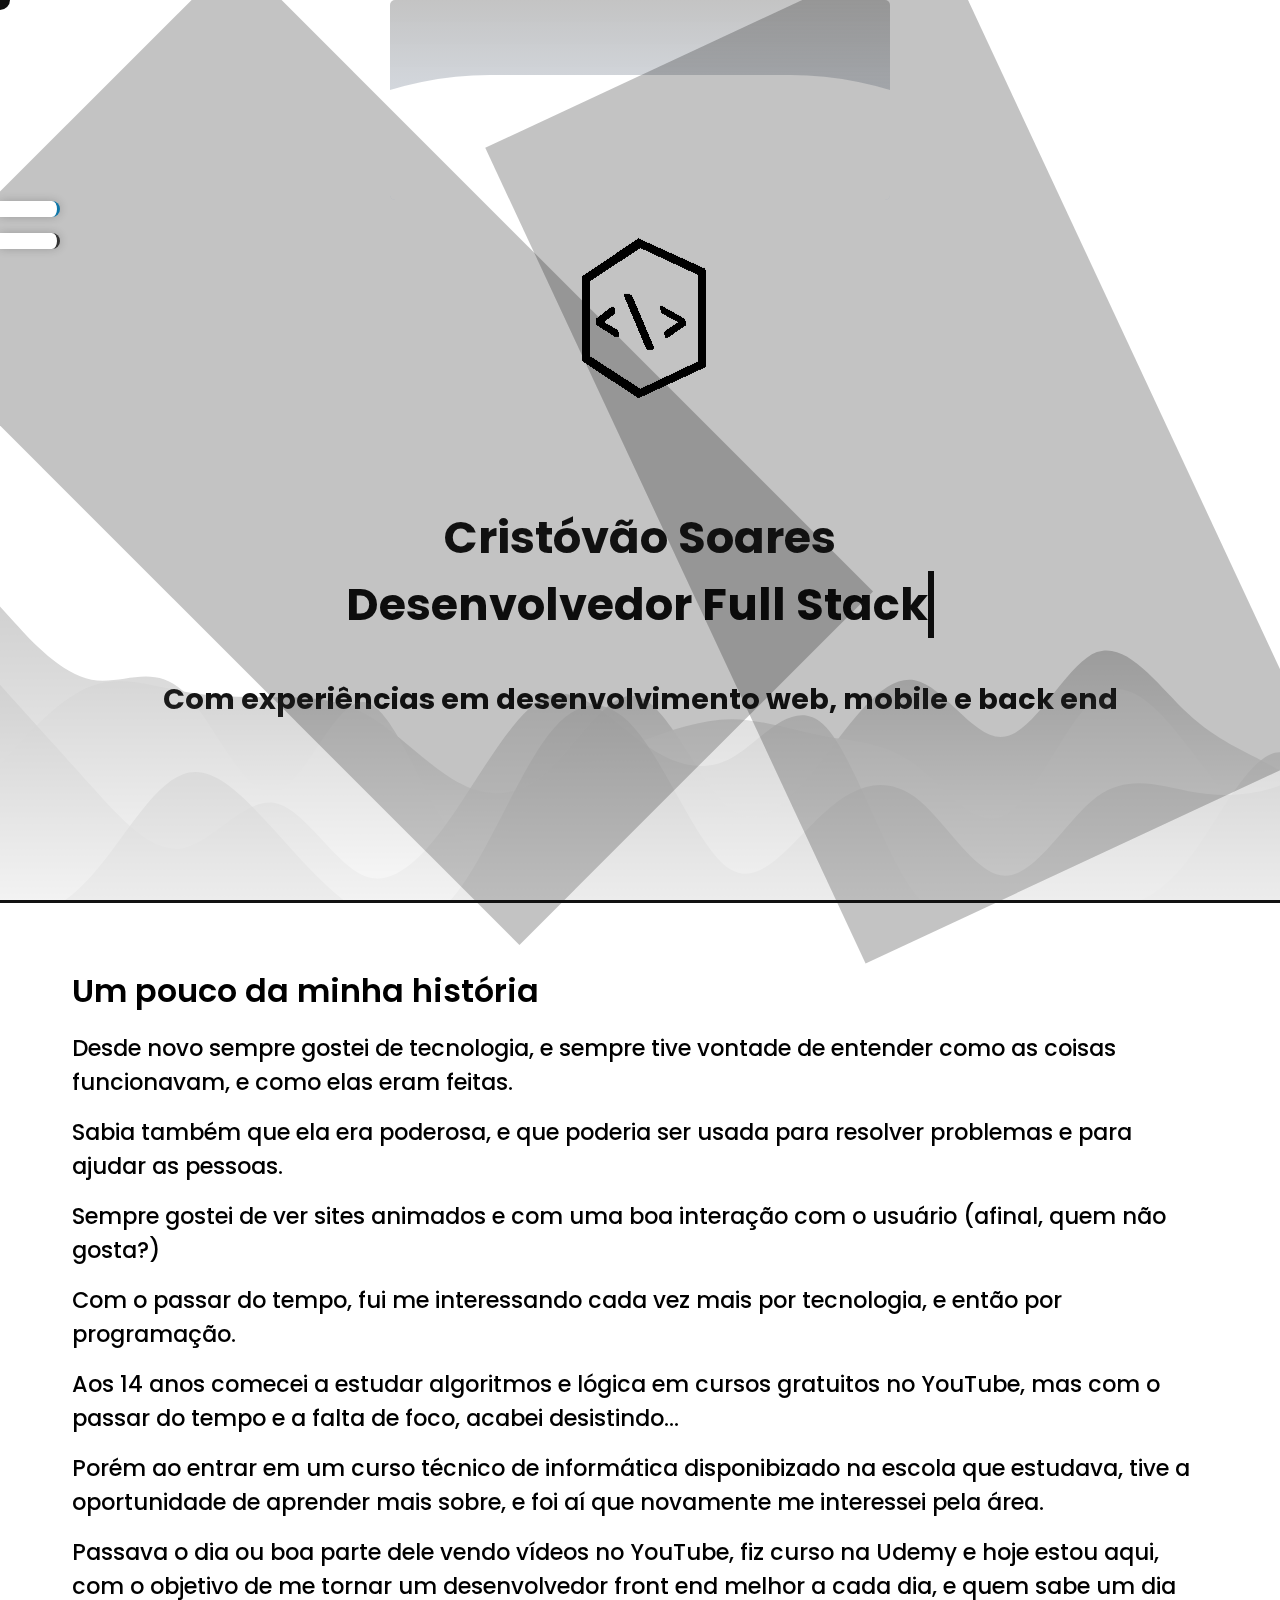
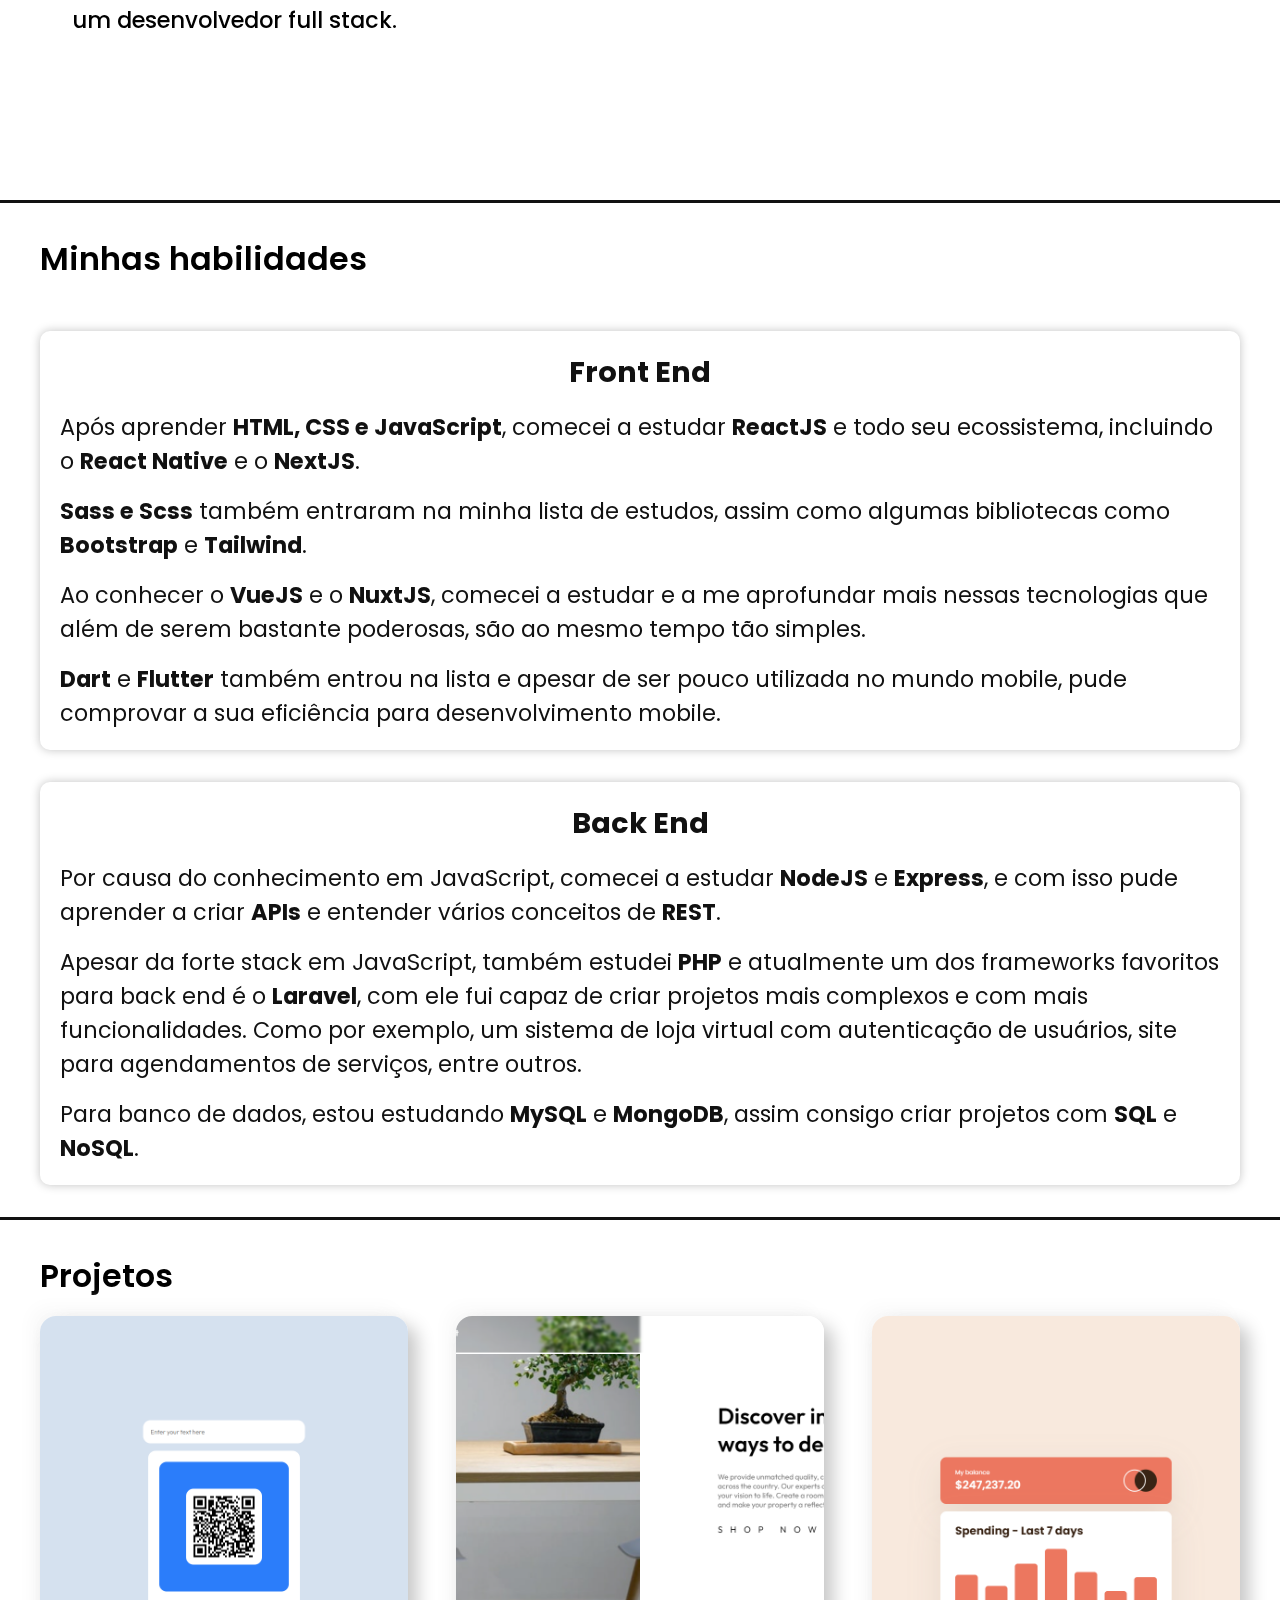
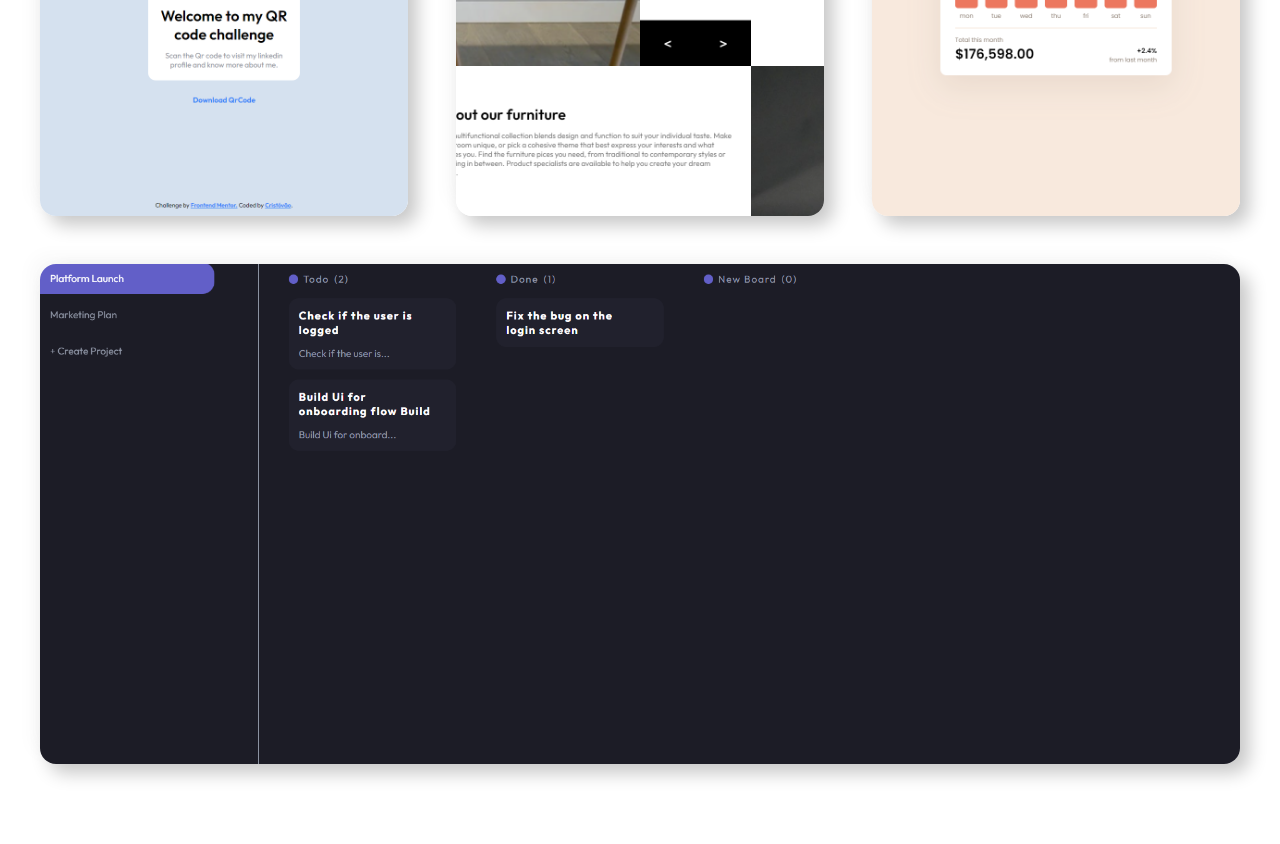
<file: index.html>
<!DOCTYPE html>
<html lang="pt-br">

<head>
  <meta charset="UTF-8" />
  <meta http-equiv="X-UA-Compatible" content="IE=edge" />
  <meta name="viewport" content="width=device-width, initial-scale=1.0" />
  <meta name="description" content="Portfólio pessoal de Cristóvão Soares | Desenvolvedor Front End" />
  <link rel="stylesheet" href="scss/main.css" />
  <link rel="shortcut icon" href="assets/favicon.ico" type="image/x-icon" />
  <link rel="stylesheet" href="https://cdnjs.cloudflare.com/ajax/libs/font-awesome/6.2.1/css/all.min.css"
    integrity="sha512-MV7K8+y+gLIBoVD59lQIYicR65iaqukzvf/nwasF0nqhPay5w/9lJmVM2hMDcnK1OnMGCdVK+iQrJ7lzPJQd1w=="
    crossorigin="anonymous" referrerpolicy="no-referrer" />
  <title>Crist | DevFront</title>
</head>

<body>
  <div id="mouse_effect"></div>

  <section id="welcome">
    <canvas id="welcome__logo"></canvas>
    <h1>
      Cristóvão Soares
      <span class="expand_mouse_effect">Desenvolvedor Full Stack</span>
    </h1>
    <h2>Com experiências em desenvolvimento web, mobile e back end</h2>
    <div class="wrapper">
      <div class="wave"></div>
    </div>
  </section>

  <section id="about_me" class="base-section">
    <div class="about_me__content content">
      <h2 class="expand_mouse_effect">Um pouco da minha história</h2>
      <p>
        Desde novo sempre gostei de tecnologia, e sempre tive vontade de
        entender como as coisas funcionavam, e como elas eram feitas.
      </p>
      <p>
        Sabia também que ela era poderosa, e que poderia ser usada para
        resolver problemas e para ajudar as pessoas.
      </p>
      <p>
        Sempre gostei de ver sites animados e com uma boa interação com o
        usuário (afinal, quem não gosta?)
      </p>
      <p>
        Com o passar do tempo, fui me interessando cada vez mais por
        tecnologia, e então por programação.
      </p>
      <p>
        Aos 14 anos comecei a estudar algoritmos e lógica em cursos gratuitos
        no YouTube, mas com o passar do tempo e a falta de foco, acabei
        desistindo...
      </p>
      <p>
        Porém ao entrar em um curso técnico de informática disponibizado na
        escola que estudava, tive a oportunidade de aprender mais sobre, e foi
        aí que novamente me interessei pela área.
      </p>
      <p>
        Passava o dia ou boa parte dele vendo vídeos no YouTube, fiz curso na
        Udemy e hoje estou aqui, com o objetivo de me tornar um desenvolvedor
        front end melhor a cada dia, e quem sabe um dia um desenvolvedor full
        stack.
      </p>
    </div>

    <img class="waves" src="assets/waves.svg" alt="Ondas" />
  </section>

  <section id="skills" class="base-section">
    <div class="skills_container content">
      <h2 class="expand_mouse_effect">Minhas habilidades</h2>

      <div class="skill_card">
        <h4>Front End</h4>

        <p>
          Após aprender <strong>HTML, CSS e JavaScript</strong>, comecei a
          estudar <strong>ReactJS</strong> e todo seu ecossistema, incluindo o
          <strong>React Native</strong> e o <strong>NextJS</strong>.
        </p>
        <p>
          <strong>Sass e Scss</strong> também entraram na minha lista de
          estudos, assim como algumas bibliotecas como
          <strong>Bootstrap</strong> e <strong>Tailwind</strong>.
        </p>
        <p>
          Ao conhecer o <strong>VueJS</strong> e o <strong>NuxtJS</strong>,
          comecei a estudar e a me aprofundar mais nessas tecnologias que além
          de serem bastante poderosas, são ao mesmo tempo tão simples.
        </p>
        <p>
          <strong>Dart</strong> e <strong>Flutter</strong> também entrou na
          lista e apesar de ser pouco utilizada no mundo mobile, pude
          comprovar a sua eficiência para desenvolvimento mobile.
        </p>
      </div>

      <div class="skill_card">
        <h4>Back End</h4>

        <p>
          Por causa do conhecimento em JavaScript, comecei a estudar
          <strong>NodeJS</strong> e <strong>Express</strong>, e com isso pude
          aprender a criar <strong>APIs</strong> e entender vários conceitos
          de <strong>REST</strong>.
        </p>

        <p>
          Apesar da forte stack em JavaScript, também estudei
          <strong>PHP</strong> e atualmente um dos frameworks favoritos para
          back end é o <strong>Laravel</strong>, com ele fui capaz de criar
          projetos mais complexos e com mais funcionalidades. Como por
          exemplo, um sistema de loja virtual com autenticação de usuários,
          site para agendamentos de serviços, entre outros.
        </p>

        <p>
          Para banco de dados, estou estudando <strong>MySQL</strong> e
          <strong>MongoDB</strong>, assim consigo criar projetos com
          <strong>SQL</strong> e <strong>NoSQL</strong>.
        </p>
      </div>
    </div>
  </section>

  <section id="projects" class="base-section">
    <div class="content">
      <h2 class="expand_mouse_effect">Projetos</h2>

      <div class="project_content">
        <a href="projects/qr_code" target="_blank" class="project qr_code_project">
          <img src="assets/qr_code_project_image.png" alt="Qr Code Project">
          <div class="project__description">
            <h4>QR Code</h4>
            <p>
              Um projeto simples, mas útil para gerar Qr Codes
            </p>
          </div>
        </a>

        <a href="projects/room" target="_blank" class="project room_project">
          <img src="assets/room_project_image.png" alt="Room Project">
          <div class="project__description">
            <h4>Room</h4>
            <p>
              Uma landing page para lojas de móveis com animações
            </p>
          </div>
        </a>

        <a href="projects/expenses_chart" target="_blank" class="project expenses_chart_project">
          <img src="assets/expenses_chart_project_image.png" alt="Expenses Chart Project">
          <div class="project__description">
            <h4>Expenses Chart</h4>
            <p>
              Um projeto para gerenciar dinheiro feito em VueJS e Typescript
            </p>
          </div>
        </a>

      </div>

      <div class="project_content">

        <a href="projects/kanban" target="_blank" class="project kanban_project">
          <img src="assets/kanban_project_image.png" alt="Kanban Project">
          <div class="project__description">
            <h4>Kanban</h4>
            <p>
              Um projeto de Kanban para gerenciar tarefas feito em ReactJS e Typescript
            </p>
          </div>
        </a>

      </div>
    </div>
  </section>

  <aside>
    <a class="linkedin_color" href="https://www.linkedin.com/in/crist%C3%B3v%C3%A3o-s-987536208/" target="_blank">
      <i class="fa-brands fa-linkedin"></i>
    </a>
    <a class="github_color" href="https://github.com/cristyz" target="_blank">
      <i class="fa-brands fa-square-github"></i>
    </a>
  </aside>

  <script src="js/mouse_effect.js"></script>
  <script src="js/three/three.min.js"></script>
  <script src="js/three/GLTFLoader.js"></script>
  <script src="js/render_logo.js"></script>
</body>

</html>
</file>
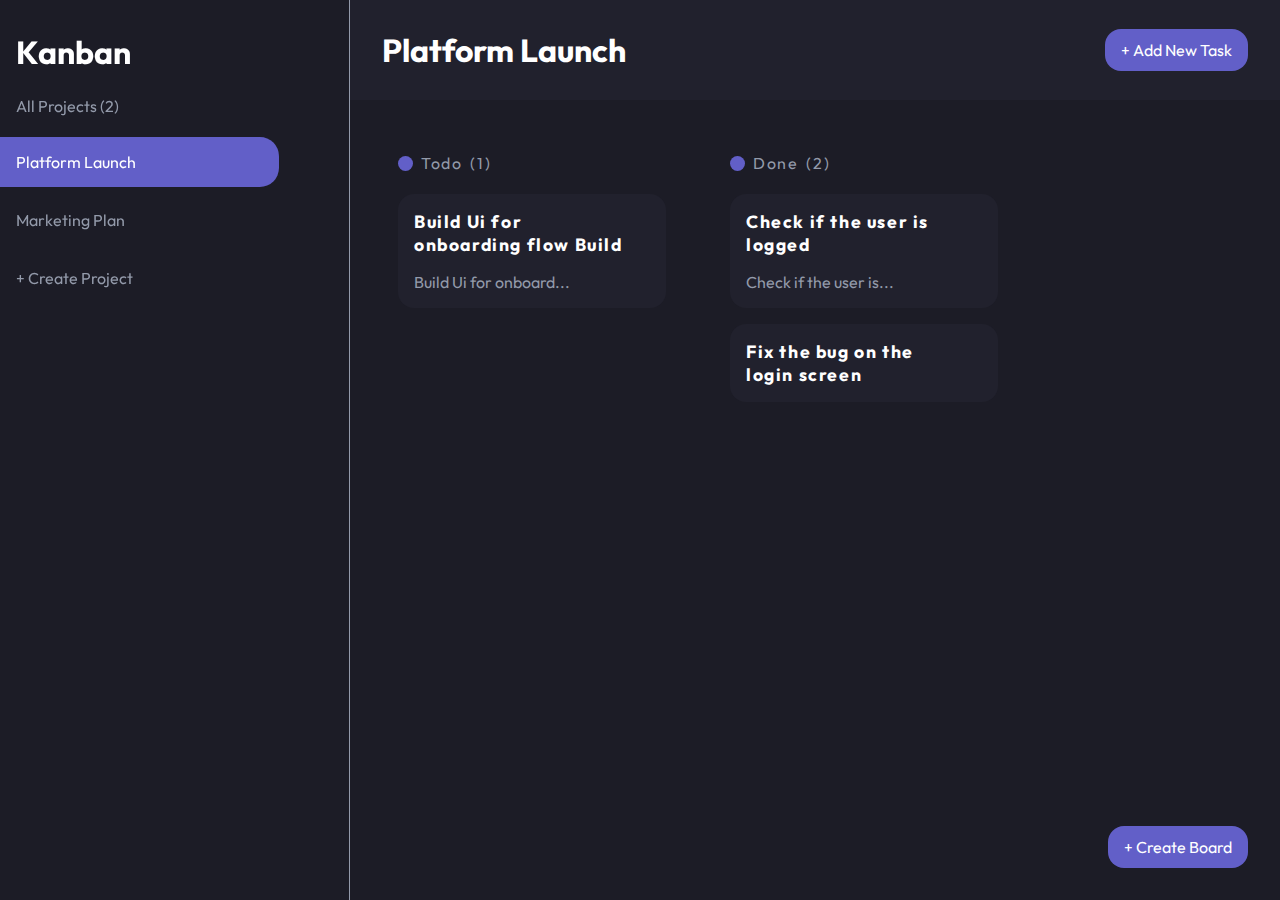
<file: projects/kanban/index.html>
<!DOCTYPE html>
<html lang="en">
  <head>
    <meta charset="UTF-8" />
    <link rel="icon" type="image/svg+xml" href="./vite.svg" />
    <meta name="viewport" content="width=device-width, initial-scale=1.0" />
    <title>Kanban | Cristyz</title>
    <script type="module" crossorigin src="./assets/index-371723d3.js"></script>
    <link rel="stylesheet" href="./assets/index-a6e0dcad.css">
  </head>
  <body>
    <div id="root"></div>
  </body>
</html>
</file>
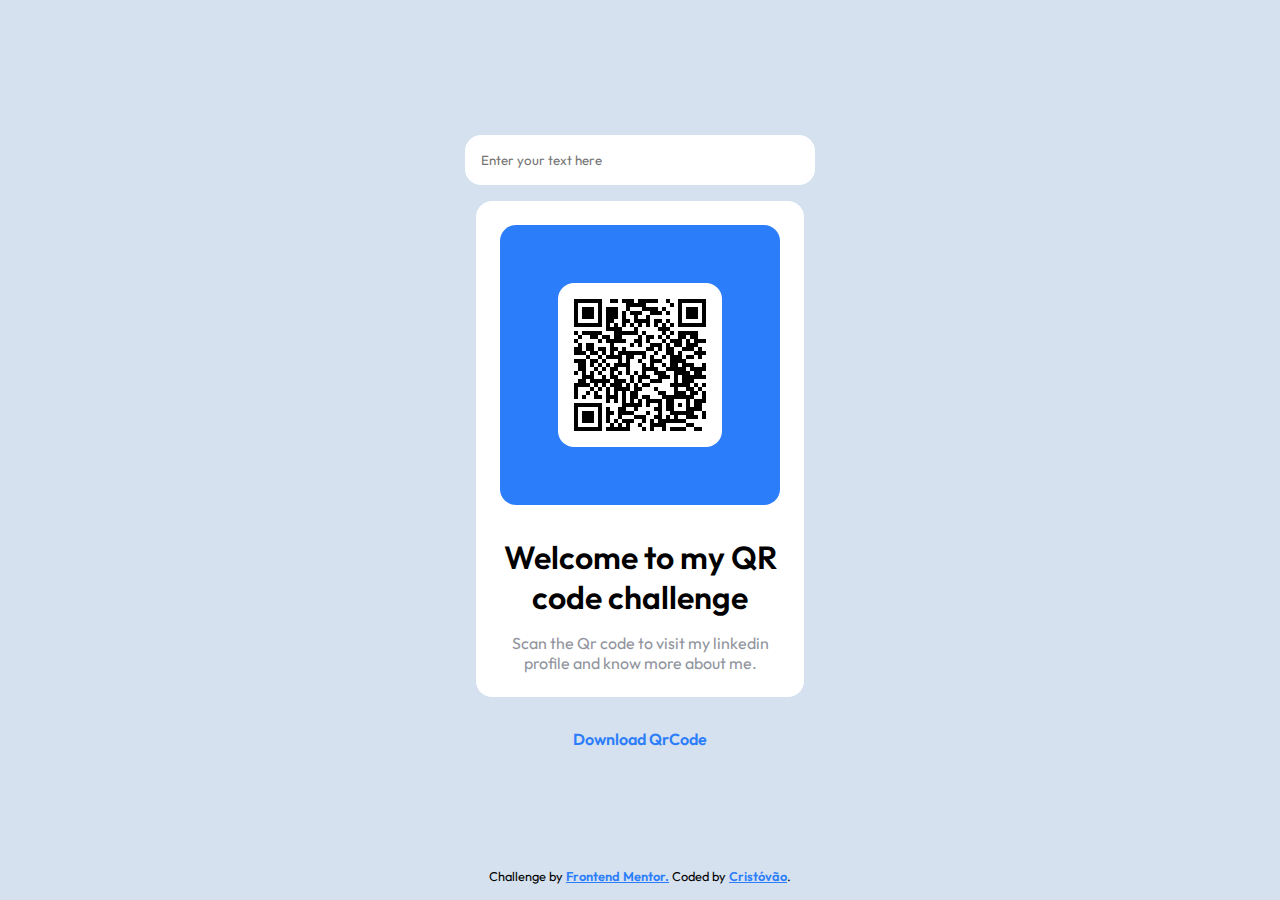
<file: projects/qr_code/index.html>
<!DOCTYPE html>
<html lang="en">

<head>
  <meta charset="UTF-8" />
  <meta name="viewport" content="width=device-width, initial-scale=1.0" />
  <link rel="icon" type="image/png" sizes="32x32" href="favicon-32x32.png" />
  <title>Qr Code | Cristyz</title>
  <script type="module" crossorigin src="./assets/index-6d4d8e16.js"></script>
  <link rel="stylesheet" href="./assets/index-5aa657ba.css">
</head>

<body>
  <input type="text" id="qr_code_input" placeholder="Enter your text here" maxlength="200" />
  <div id="qr_code_container">

    <div id="qr_code_image__container">
      <canvas></canvas>
    </div>

    <div class="qr_code__texts">
      <h1 class="qr_code__title">Welcome to my QR code challenge</h1>
      <p class="qr_code__description">
        Scan the Qr code to
        <span>
          visit my linkedin profile and know more about me.
        </span>
      </p>
    </div>
  </div>

  <button id="download_qr_code">Download QrCode</button>

  <div class="attribution">
    Challenge by
    <a href="https://www.frontendmentor.io/challenges/qr-code-component-iux_sIO_H" target="_blank">Frontend Mentor.</a>

    Coded by
    <a href="https://www.linkedin.com/in/cristóvão-s-987536208" target="_blank">Cristóvão</a>.
  </div>
  
</body>

</html>
</file>
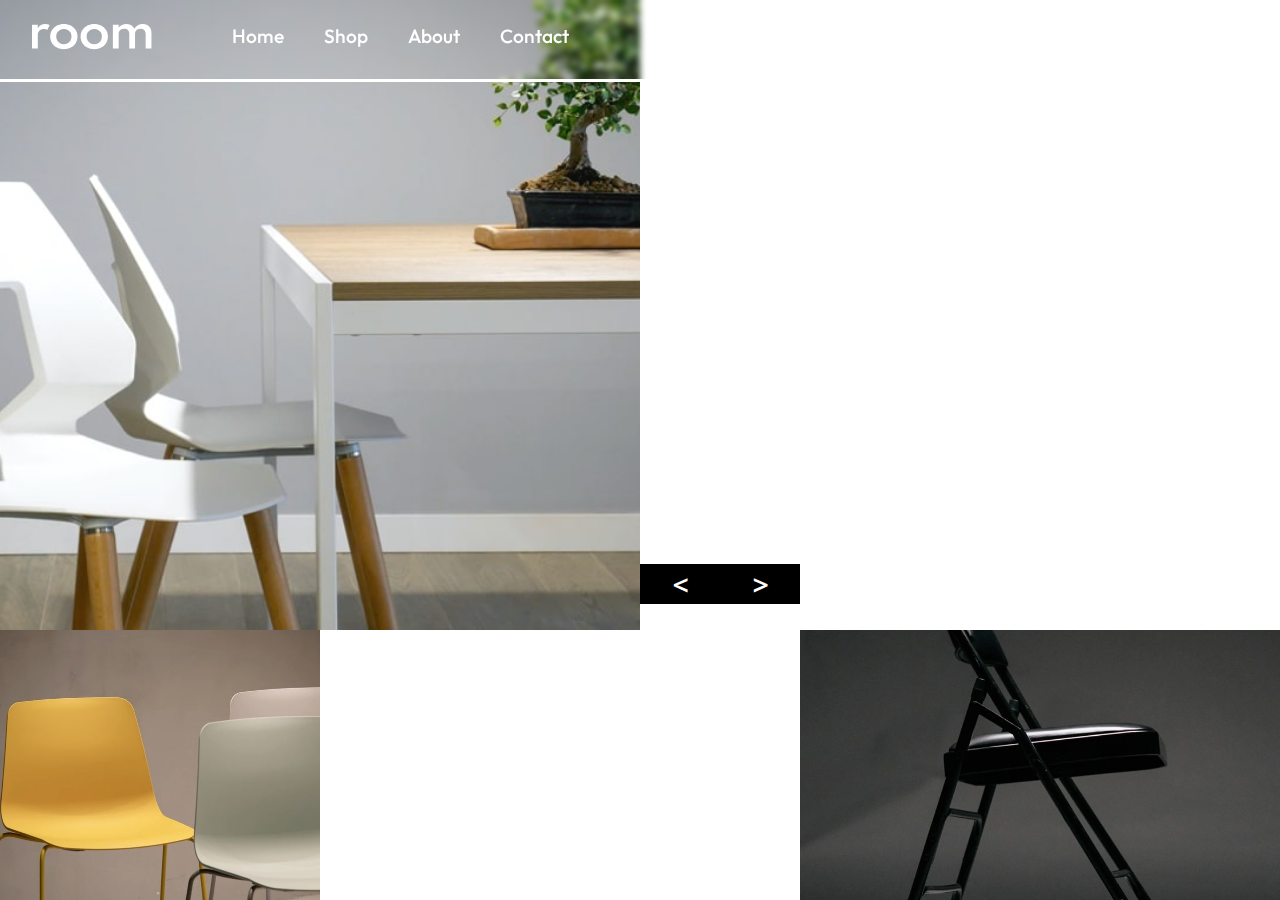
<file: projects/room/index.html>
<!DOCTYPE html>
<html lang="pt-br">

<head>
  <meta charset="UTF-8" />
  <link rel="icon" type="image/svg+xml" href="favicon-32x32.png" />
  <meta name="viewport" content="width=device-width, initial-scale=1.0" />
  <title>Room | Cristyz</title>
  <script type="module" crossorigin src="./assets/index-8e04aae0.js"></script>
  <link rel="stylesheet" href="./assets/index-fc56f2ef.css">
</head>

<body>
  <header>
    <div class="logo">
      <img src="logo.svg" alt="Logo">
    </div>
    <div class="menu">
      <a class="menu__item" href="#">Home</a>
      <a class="menu__item" href="#">Shop</a>
      <a class="menu__item" href="#">About</a>
      <a class="menu__item" href="#">Contact</a>
    </div>
  </header>

  <section id="welcome">
    <div class="welcome_text__container">
      <div class="welcome_text">
        <h1>
          Discover innovate ways to decorate
        </h1>
        <p>
          We provide unmatched quality, comfort, and style for property owners across the country. Our experts combine
          form and function in bringing your vision to life. Create a room in your own style with our collection and
          make
          your property a reflection of you and what you love.
        </p>
        <div class="show_now">
          <span>Shop Now</span>
          <img src="./assets/icon-arrow-5e1a9cc5.svg" alt="Right arrow">
        </div>
      </div>
      <div class="welcome_button">
        <span class="welcome_button__left"> &#60; </span>
        <span class="welcome_button__right"> &#62; </span>
      </div>
    </div>
    <div class="about_text_container">
      <div class="about_text">
        <h2>
          About our furniture
        </h2>
        <p>
          Our multifunctional collection blends design and function to suit your individual taste. Make each room
          unique, or pick a cohesive theme that best express your interests and what inspires you. Find the furniture
          pices you need, from traditional to contemporary styles or anything in between. Product specialists are
          available to help you create your dream space.
        </p>
      </div>
    </div>
    <div class="slider">
      <img class="chair chair_1 chair_slider_1 active_slide__item" src="./assets/desktop-image-hero-1-00490ebd.jpg" alt="Chair">
      <img class="chair chair_1 chair_slider_2" src="./assets/desktop-image-hero-4-fe5d0b43.jpg" alt="Chair">
      <img class="chair chair_1 chair_slider_3" src="./assets/desktop-image-hero-5-5e46673a.jpg" alt="Chair">
    </div>
    <img class="chair chair_2" src="./assets/desktop-image-hero-2-35883c7b.jpg" alt="Chair">
    <img class="chair chair_3" src="./assets/desktop-image-hero-3-e27ed6ef.jpg" alt="Chair">
  </section>
  
</body>

</html>
</file>
<file: scss/main.css>
@import url("https://fonts.googleapis.com/css2?family=Poppins:wght@100;200;300;400;500;600;700;800;900&display=swap");
* {
  box-sizing: border-box;
  margin: 0;
  padding: 0;
  border: none;
  outline: none;
  font-family: "Poppins", sans-serif;
  font-size: 100%;
  cursor: default;
}
@media (max-width: 768px) {
  * {
    font-size: 75%;
  }
}

body {
  overflow-x: hidden;
}

#mouse_effect {
  position: absolute;
  top: 0;
  left: 0;
  width: 20px;
  height: 20px;
  transform: translate(-50%, -50%);
  z-index: 999;
  background-color: #111111;
  transition: top ease-in-out, left ease-in-out, width 0.3s ease-in-out, height 0.3s ease-in-out;
  border-radius: 50%;
  mix-blend-mode: difference;
  pointer-events: none;
}
#mouse_effect.expand {
  width: 40px;
  height: 40px;
}
@media screen and (max-width: 768px) {
  #mouse_effect {
    display: none;
  }
}

@keyframes float {
  0% {
    transform: translate(0, 0);
  }
  50% {
    transform: translate(0, 30px);
  }
  100% {
    transform: translate(0, 0);
  }
}
@keyframes typing {
  from {
    width: 0;
  }
  to {
    width: 100%;
  }
}
@keyframes blink-caret {
  from, to {
    border-color: transparent;
  }
  50% {
    border-color: #111111;
  }
}
@keyframes fade-in {
  from {
    opacity: 0;
  }
  to {
    opacity: 1;
  }
}
/* width */
::-webkit-scrollbar {
  width: 10px;
}

/* Track */
::-webkit-scrollbar-track {
  background: #f1f1f1;
}

/* Handle */
::-webkit-scrollbar-thumb {
  background: black;
}

/* Handle on hover */
::-webkit-scrollbar-thumb:hover {
  background: black;
}

aside {
  position: fixed;
  display: flex;
  flex-direction: column;
  gap: 1rem;
  left: 0;
  top: 25%;
  transform: translateY(-50%);
  z-index: 999;
}
aside a {
  width: 60px;
  padding: 0.5rem;
  background-color: #fff;
  border-right: 3px solid currentColor;
  box-shadow: 0 0 10px rgba(0, 0, 0, 0.2);
  border-radius: 0 10px 10px 0;
  font-size: 1.5rem;
  color: currentColor;
  cursor: pointer;
  transition: all 0.3s ease-in-out;
  text-align: center;
}
aside a i {
  cursor: inherit;
}
aside a:hover {
  width: 80px;
}
aside .linkedin_color {
  color: #0e76a8;
}
aside .github_color {
  color: #333;
}
@media screen and (max-width: 768px) {
  aside {
    top: 10%;
  }
  aside a {
    width: 50px;
    padding: 0.3rem;
    font-size: 2rem;
  }
}

#welcome {
  min-height: 100vh;
  text-align: center;
  animation: fade-in 3s ease-in-out;
  display: flex;
  flex-direction: column;
  justify-content: center;
  align-items: center;
  color: #111;
  gap: 2rem;
  position: relative;
}
#welcome h1 {
  font-size: 2.8rem;
}
#welcome h1 span {
  color: #111111;
  overflow: hidden;
  display: block;
  mix-blend-mode: difference;
  animation: typing 3.5s steps(80, end), blink-caret 0.75s step-end infinite;
  border-right: 0.15em solid #111111;
  white-space: nowrap;
}
#welcome h2 {
  font-size: 1.8rem;
  padding: 0.5rem;
}
#welcome::before {
  content: "";
  position: absolute;
  top: 0;
  right: 10%;
  width: 500px;
  height: 100vh;
  transform: rotate(-25deg);
  background-color: #111111;
  z-index: -1;
  opacity: 0.25;
}
@media (max-width: 768px) {
  #welcome::before {
    display: none;
  }
}
#welcome::after {
  content: "";
  position: absolute;
  top: 0;
  left: 10%;
  width: 500px;
  height: 100vh;
  transform: rotate(-45deg);
  background-color: #111111;
  z-index: -1;
  opacity: 0.25;
}
@media (max-width: 768px) {
  #welcome::after {
    display: none;
  }
}
#welcome .wrapper {
  width: 500px;
  height: 200px;
  position: absolute;
  left: 50%;
  top: 0;
  transform: translate(-50%, 0) rotate(180deg);
  border-radius: 5px;
  background-image: linear-gradient(to top, rgba(17, 17, 17, 0.25), #e7f0fd 100%);
  overflow: hidden;
  z-index: -2;
}
@media (max-width: 768px) {
  #welcome .wrapper {
    width: 100%;
    height: 150px;
  }
}
#welcome .wrapper .wave {
  width: 1000px;
  height: 1025px;
  position: absolute;
  top: -200%;
  left: 50%;
  margin-left: -500px;
  margin-top: -500px;
  border-radius: 35%;
  background-color: #fff;
  animation: wave 15s infinite linear;
}
@media (max-width: 768px) {
  #welcome .wrapper .wave {
    width: 520px;
    height: 520px;
    margin-left: -250px;
    margin-top: -105px;
  }
}

@keyframes blob-animation__1 {
  0% {
    transform: translate(0, 0) rotate(0deg);
    border-radius: 66% 34% 64% 36%/30% 73% 27% 70%;
  }
  25% {
    width: 200px;
    transform: translate(25%, 50px) rotate(360deg);
  }
  50% {
    width: 140px;
    transform: translate(55%, 100%) rotate(720deg);
    border-radius: 80% 20% 86% 14%/18% 83% 17% 82%;
  }
  75% {
    width: 100px;
    height: 200px;
    transform: translate(155%, -140%) rotate(1080deg);
  }
  100% {
    transform: translate(0, 0) rotate(0deg);
    border-radius: 66% 34% 64% 36%/30% 73% 27% 70%;
  }
}
@keyframes wave {
  from {
    transform: rotate(0deg);
  }
  from {
    transform: rotate(360deg);
  }
}
#about_me {
  padding-left: 0;
  padding-right: 0;
}
#about_me .about_me__content {
  padding: 2rem;
}
#about_me .about_me__content p {
  font-size: 1.4rem;
  font-weight: 500;
  color: black;
  margin-bottom: 1rem;
}
@media screen and (max-width: 768px) {
  #about_me .about_me__content {
    padding: 1rem;
  }
}
#about_me .waves {
  -o-object-fit: cover;
     object-fit: cover;
  position: absolute;
  bottom: 0;
  opacity: 0.2;
  pointer-events: none;
}

#skills .skills_container {
  display: flex;
  flex-direction: column;
  gap: 2rem;
}
#skills .skills_container .skill_card {
  background-color: #fff;
  border-radius: 10px;
  color: #111111;
  box-shadow: 0 0 10px rgba(17, 17, 17, 0.25);
  padding: 20px;
  width: 100%;
  gap: 1rem;
  display: flex;
  flex-direction: column;
  justify-content: space-between;
  align-items: center;
  transition: all 0.3s ease-in-out;
  cursor: pointer;
}
#skills .skills_container .skill_card h4 {
  font-size: 1.8rem;
}
#skills .skills_container .skill_card p {
  width: 100%;
  text-align: start;
  font-size: 1.4rem;
}
#skills .skills_container .skill_card p strong {
  font-size: inherit;
}
#skills .skills_container .skill_card:hover {
  box-shadow: 0 0 10px rgba(17, 17, 17, 0.5);
  background-color: #111111;
  color: #fff;
}

#projects .project_content {
  display: flex;
  gap: 3rem;
  margin-bottom: 3rem;
}
@media screen and (max-width: 768px) {
  #projects .project_content {
    flex-direction: column;
  }
}
#projects .project_content .project {
  position: relative;
  flex: 1;
  text-decoration: none;
  box-shadow: 9px 9px 18px #c7c7c7, -9px -9px 18px #f9f9f9;
  border-radius: 1rem;
  transition: all 0.3s ease-in-out;
  min-height: 500px;
  overflow: hidden;
}
#projects .project_content .project img {
  position: absolute;
  width: 100%;
  height: 100%;
  -o-object-fit: cover;
     object-fit: cover;
}
#projects .project_content .project__description {
  width: 100%;
  position: absolute;
  bottom: 0;
  left: 0;
  padding: 1rem;
  color: #fff;
  background: linear-gradient(180deg, rgba(0, 0, 0, 0) 0%, rgba(0, 0, 0, 0.5) 100%);
  opacity: 0;
}
#projects .project_content .project__description h4 {
  font-size: 1.5rem;
  font-weight: 600;
}
#projects .project_content .project__description p {
  font-size: 1rem;
  font-weight: 500;
}
#projects .project_content .project:hover {
  box-shadow: 21px 21px 42px #bcbcbc, -21px -21px 42px #ffffff;
  flex: 3;
  transform: scale(1.1);
}
#projects .project_content .project:hover .project__description {
  animation: fade-in 1.2s ease-in-out forwards;
}

.base-section {
  min-height: 100vh;
  border-top: 3px solid #111111;
  padding: 2rem;
  min-height: 100vh;
}
.base-section .content {
  max-width: 1200px;
  margin: 0 auto;
}
.base-section .content h2 {
  font-size: 2rem;
  font-weight: 600;
  color: black;
  margin-bottom: 1rem;
}/*# sourceMappingURL=main.css.map */
</file>
<file: projects/kanban/assets/index-a6e0dcad.css>
@import"https://fonts.googleapis.com/css2?family=Outfit:wght@300;400;500;600;700&display=swap";#base_header{background-color:#21212d;width:100%;display:flex;padding:0 2rem;height:100px;align-items:center;justify-content:space-between}#base_header h1{color:#fff}.base_modal__backdrop{position:fixed;top:0;left:0;width:100vw;height:100vh;background-color:#00000080;z-index:100;justify-content:center;align-items:center;display:flex}.base_modal__backdrop .base_modal{width:90%;max-width:700px;background-color:#21212d;border-radius:1rem;padding:1rem;overflow-y:auto}.base_modal__backdrop .base_modal__header{display:flex;justify-content:space-between;margin-bottom:1rem}.base_modal__backdrop .base_modal__header__title{color:#fff;padding:.4rem}.base_modal__backdrop .base_modal__header__close{color:#fff;background-color:transparent;font-size:1.5rem;cursor:pointer;padding:.4rem}.base_modal__backdrop .base_modal__body{padding:.4rem}@media (prefers-color-scheme: dark){.wmde-markdown,.wmde-markdown-var{color-scheme:dark;--color-prettylights-syntax-comment: #8b949e;--color-prettylights-syntax-constant: #79c0ff;--color-prettylights-syntax-entity: #d2a8ff;--color-prettylights-syntax-storage-modifier-import: #c9d1d9;--color-prettylights-syntax-entity-tag: #7ee787;--color-prettylights-syntax-keyword: #ff7b72;--color-prettylights-syntax-string: #a5d6ff;--color-prettylights-syntax-variable: #ffa657;--color-prettylights-syntax-brackethighlighter-unmatched: #f85149;--color-prettylights-syntax-invalid-illegal-text: #f0f6fc;--color-prettylights-syntax-invalid-illegal-bg: #8e1519;--color-prettylights-syntax-carriage-return-text: #f0f6fc;--color-prettylights-syntax-carriage-return-bg: #b62324;--color-prettylights-syntax-string-regexp: #7ee787;--color-prettylights-syntax-markup-list: #f2cc60;--color-prettylights-syntax-markup-heading: #1f6feb;--color-prettylights-syntax-markup-italic: #c9d1d9;--color-prettylights-syntax-markup-bold: #c9d1d9;--color-prettylights-syntax-markup-deleted-text: #ffdcd7;--color-prettylights-syntax-markup-deleted-bg: #67060c;--color-prettylights-syntax-markup-inserted-text: #aff5b4;--color-prettylights-syntax-markup-inserted-bg: #033a16;--color-prettylights-syntax-markup-changed-text: #ffdfb6;--color-prettylights-syntax-markup-changed-bg: #5a1e02;--color-prettylights-syntax-markup-ignored-text: #c9d1d9;--color-prettylights-syntax-markup-ignored-bg: #1158c7;--color-prettylights-syntax-meta-diff-range: #d2a8ff;--color-prettylights-syntax-brackethighlighter-angle: #8b949e;--color-prettylights-syntax-sublimelinter-gutter-mark: #484f58;--color-prettylights-syntax-constant-other-reference-link: #a5d6ff;--color-fg-default: #c9d1d9;--color-fg-muted: #8b949e;--color-fg-subtle: #484f58;--color-canvas-default: #0d1117;--color-canvas-subtle: #161b22;--color-border-default: #30363d;--color-border-muted: #21262d;--color-neutral-muted: rgba(110, 118, 129, .4);--color-accent-fg: #58a6ff;--color-accent-emphasis: #1f6feb;--color-attention-subtle: rgba(187, 128, 9, .15);--color-danger-fg: #f85149}}@media (prefers-color-scheme: light){.wmde-markdown,.wmde-markdown-var{color-scheme:light;--color-prettylights-syntax-comment: #6e7781;--color-prettylights-syntax-constant: #0550ae;--color-prettylights-syntax-entity: #8250df;--color-prettylights-syntax-storage-modifier-import: #24292f;--color-prettylights-syntax-entity-tag: #116329;--color-prettylights-syntax-keyword: #cf222e;--color-prettylights-syntax-string: #0a3069;--color-prettylights-syntax-variable: #953800;--color-prettylights-syntax-brackethighlighter-unmatched: #82071e;--color-prettylights-syntax-invalid-illegal-text: #f6f8fa;--color-prettylights-syntax-invalid-illegal-bg: #82071e;--color-prettylights-syntax-carriage-return-text: #f6f8fa;--color-prettylights-syntax-carriage-return-bg: #cf222e;--color-prettylights-syntax-string-regexp: #116329;--color-prettylights-syntax-markup-list: #3b2300;--color-prettylights-syntax-markup-heading: #0550ae;--color-prettylights-syntax-markup-italic: #24292f;--color-prettylights-syntax-markup-bold: #24292f;--color-prettylights-syntax-markup-deleted-text: #82071e;--color-prettylights-syntax-markup-deleted-bg: #ffebe9;--color-prettylights-syntax-markup-inserted-text: #116329;--color-prettylights-syntax-markup-inserted-bg: #dafbe1;--color-prettylights-syntax-markup-changed-text: #953800;--color-prettylights-syntax-markup-changed-bg: #ffd8b5;--color-prettylights-syntax-markup-ignored-text: #eaeef2;--color-prettylights-syntax-markup-ignored-bg: #0550ae;--color-prettylights-syntax-meta-diff-range: #8250df;--color-prettylights-syntax-brackethighlighter-angle: #57606a;--color-prettylights-syntax-sublimelinter-gutter-mark: #8c959f;--color-prettylights-syntax-constant-other-reference-link: #0a3069;--color-fg-default: #24292f;--color-fg-muted: #57606a;--color-fg-subtle: #6e7781;--color-canvas-default: #ffffff;--color-canvas-subtle: #f6f8fa;--color-border-default: #d0d7de;--color-border-muted: hsl(210, 18%, 87%);--color-neutral-muted: rgba(175, 184, 193, .2);--color-accent-fg: #0969da;--color-accent-emphasis: #0969da;--color-attention-subtle: #fff8c5;--color-danger-fg: #cf222e}}[data-color-mode*=dark] .wmde-markdown,[data-color-mode*=dark] .wmde-markdown-var,.wmde-markdown-var[data-color-mode*=dark],.wmde-markdown[data-color-mode*=dark],body[data-color-mode*=dark]{color-scheme:dark;--color-prettylights-syntax-comment: #8b949e;--color-prettylights-syntax-constant: #79c0ff;--color-prettylights-syntax-entity: #d2a8ff;--color-prettylights-syntax-storage-modifier-import: #c9d1d9;--color-prettylights-syntax-entity-tag: #7ee787;--color-prettylights-syntax-keyword: #ff7b72;--color-prettylights-syntax-string: #a5d6ff;--color-prettylights-syntax-variable: #ffa657;--color-prettylights-syntax-brackethighlighter-unmatched: #f85149;--color-prettylights-syntax-invalid-illegal-text: #f0f6fc;--color-prettylights-syntax-invalid-illegal-bg: #8e1519;--color-prettylights-syntax-carriage-return-text: #f0f6fc;--color-prettylights-syntax-carriage-return-bg: #b62324;--color-prettylights-syntax-string-regexp: #7ee787;--color-prettylights-syntax-markup-list: #f2cc60;--color-prettylights-syntax-markup-heading: #1f6feb;--color-prettylights-syntax-markup-italic: #c9d1d9;--color-prettylights-syntax-markup-bold: #c9d1d9;--color-prettylights-syntax-markup-deleted-text: #ffdcd7;--color-prettylights-syntax-markup-deleted-bg: #67060c;--color-prettylights-syntax-markup-inserted-text: #aff5b4;--color-prettylights-syntax-markup-inserted-bg: #033a16;--color-prettylights-syntax-markup-changed-text: #ffdfb6;--color-prettylights-syntax-markup-changed-bg: #5a1e02;--color-prettylights-syntax-markup-ignored-text: #c9d1d9;--color-prettylights-syntax-markup-ignored-bg: #1158c7;--color-prettylights-syntax-meta-diff-range: #d2a8ff;--color-prettylights-syntax-brackethighlighter-angle: #8b949e;--color-prettylights-syntax-sublimelinter-gutter-mark: #484f58;--color-prettylights-syntax-constant-other-reference-link: #a5d6ff;--color-fg-default: #c9d1d9;--color-fg-muted: #8b949e;--color-fg-subtle: #484f58;--color-canvas-default: #0d1117;--color-canvas-subtle: #161b22;--color-border-default: #30363d;--color-border-muted: #21262d;--color-neutral-muted: rgba(110, 118, 129, .4);--color-accent-fg: #58a6ff;--color-accent-emphasis: #1f6feb;--color-attention-subtle: rgba(187, 128, 9, .15);--color-danger-fg: #f85149}[data-color-mode*=light] .wmde-markdown,[data-color-mode*=light] .wmde-markdown-var,.wmde-markdown-var[data-color-mode*=light],.wmde-markdown[data-color-mode*=light],body[data-color-mode*=light]{color-scheme:light;--color-prettylights-syntax-comment: #6e7781;--color-prettylights-syntax-constant: #0550ae;--color-prettylights-syntax-entity: #8250df;--color-prettylights-syntax-storage-modifier-import: #24292f;--color-prettylights-syntax-entity-tag: #116329;--color-prettylights-syntax-keyword: #cf222e;--color-prettylights-syntax-string: #0a3069;--color-prettylights-syntax-variable: #953800;--color-prettylights-syntax-brackethighlighter-unmatched: #82071e;--color-prettylights-syntax-invalid-illegal-text: #f6f8fa;--color-prettylights-syntax-invalid-illegal-bg: #82071e;--color-prettylights-syntax-carriage-return-text: #f6f8fa;--color-prettylights-syntax-carriage-return-bg: #cf222e;--color-prettylights-syntax-string-regexp: #116329;--color-prettylights-syntax-markup-list: #3b2300;--color-prettylights-syntax-markup-heading: #0550ae;--color-prettylights-syntax-markup-italic: #24292f;--color-prettylights-syntax-markup-bold: #24292f;--color-prettylights-syntax-markup-deleted-text: #82071e;--color-prettylights-syntax-markup-deleted-bg: #ffebe9;--color-prettylights-syntax-markup-inserted-text: #116329;--color-prettylights-syntax-markup-inserted-bg: #dafbe1;--color-prettylights-syntax-markup-changed-text: #953800;--color-prettylights-syntax-markup-changed-bg: #ffd8b5;--color-prettylights-syntax-markup-ignored-text: #eaeef2;--color-prettylights-syntax-markup-ignored-bg: #0550ae;--color-prettylights-syntax-meta-diff-range: #8250df;--color-prettylights-syntax-brackethighlighter-angle: #57606a;--color-prettylights-syntax-sublimelinter-gutter-mark: #8c959f;--color-prettylights-syntax-constant-other-reference-link: #0a3069;--color-fg-default: #24292f;--color-fg-muted: #57606a;--color-fg-subtle: #6e7781;--color-canvas-default: #ffffff;--color-canvas-subtle: #f6f8fa;--color-border-default: #d0d7de;--color-border-muted: hsl(210, 18%, 87%);--color-neutral-muted: rgba(175, 184, 193, .2);--color-accent-fg: #0969da;--color-accent-emphasis: #0969da;--color-attention-subtle: #fff8c5;--color-danger-fg: #cf222e}.wmde-markdown{-webkit-text-size-adjust:100%;font-family:-apple-system,Segoe UI,Helvetica,Arial,sans-serif,"Apple Color Emoji","Segoe UI Emoji";font-size:16px;line-height:1.5;word-wrap:break-word;color:var(--color-fg-default);background-color:var(--color-canvas-default)}.wmde-markdown details,.wmde-markdown figcaption,.wmde-markdown figure{display:block}.wmde-markdown summary{display:list-item}.wmde-markdown [hidden]{display:none!important}.wmde-markdown a{background-color:transparent;color:var(--color-accent-fg);text-decoration:none}.wmde-markdown a:active,.wmde-markdown a:hover{outline-width:0}.wmde-markdown abbr[title]{border-bottom:none;-webkit-text-decoration:underline dotted;text-decoration:underline dotted}.wmde-markdown b,.wmde-markdown strong{font-weight:600}.wmde-markdown dfn{font-style:italic}.wmde-markdown h1{margin:.67em 0;font-weight:600;padding-bottom:.3em;font-size:2em;border-bottom:1px solid var(--color-border-muted)}.wmde-markdown mark{background-color:var(--color-attention-subtle);color:var(--color-text-primary)}.wmde-markdown small{font-size:90%}.wmde-markdown sub,.wmde-markdown sup{font-size:75%;line-height:0;position:relative;vertical-align:baseline}.wmde-markdown sub{bottom:-.25em}.wmde-markdown sup{top:-.5em}.wmde-markdown img{border-style:none;max-width:100%;box-sizing:content-box;background-color:var(--color-canvas-default)}.wmde-markdown code,.wmde-markdown kbd,.wmde-markdown pre,.wmde-markdown samp{font-family:monospace,monospace;font-size:1em}.wmde-markdown figure{margin:1em 40px}.wmde-markdown hr{box-sizing:content-box;overflow:hidden;background:transparent;border:0;border-bottom:1px solid var(--color-border-muted);height:.25em;padding:0;margin:24px 0;background-color:var(--color-border-default)}.wmde-markdown input{font:inherit;margin:0;overflow:visible;font-family:inherit;font-size:inherit;line-height:inherit}.wmde-markdown [type=button],.wmde-markdown [type=reset],.wmde-markdown [type=submit]{-webkit-appearance:button}.wmde-markdown [type=button]::-moz-focus-inner,.wmde-markdown [type=reset]::-moz-focus-inner,.wmde-markdown [type=submit]::-moz-focus-inner{border-style:none;padding:0}.wmde-markdown [type=button]:-moz-focusring,.wmde-markdown [type=reset]:-moz-focusring,.wmde-markdown [type=submit]:-moz-focusring{outline:1px dotted ButtonText}.wmde-markdown [type=checkbox],.wmde-markdown [type=radio]{box-sizing:border-box;padding:0}.wmde-markdown [type=number]::-webkit-inner-spin-button,.wmde-markdown [type=number]::-webkit-outer-spin-button{height:auto}.wmde-markdown [type=search]{-webkit-appearance:textfield;outline-offset:-2px}.wmde-markdown [type=search]::-webkit-search-cancel-button,.wmde-markdown [type=search]::-webkit-search-decoration{-webkit-appearance:none}.wmde-markdown ::-webkit-input-placeholder{color:inherit;opacity:.54}.wmde-markdown ::-webkit-file-upload-button{-webkit-appearance:button;font:inherit}.wmde-markdown a:hover{text-decoration:underline}.wmde-markdown hr:before{display:table;content:""}.wmde-markdown hr:after{display:table;clear:both;content:""}.wmde-markdown table{border-spacing:0;border-collapse:collapse;display:block;width:-webkit-max-content;width:max-content;max-width:100%}.wmde-markdown td,.wmde-markdown th{padding:0}.wmde-markdown details summary{cursor:pointer}.wmde-markdown details:not([open])>*:not(summary){display:none!important}.wmde-markdown kbd{display:inline-block;padding:3px 5px;font:11px ui-monospace,SFMono-Regular,SF Mono,Menlo,Consolas,Liberation Mono,monospace;line-height:10px;color:var(--color-fg-default);vertical-align:middle;background-color:var(--color-canvas-subtle);border:solid 1px var(--color-neutral-muted);border-bottom-color:var(--color-neutral-muted);border-radius:6px;box-shadow:inset 0 -1px 0 var(--color-neutral-muted)}.wmde-markdown h1,.wmde-markdown h2,.wmde-markdown h3,.wmde-markdown h4,.wmde-markdown h5,.wmde-markdown h6{margin-top:24px;margin-bottom:16px;font-weight:600;line-height:1.25}.wmde-markdown h2{font-weight:600;padding-bottom:.3em;font-size:1.5em;border-bottom:1px solid var(--color-border-muted)}.wmde-markdown h3{font-weight:600;font-size:1.25em}.wmde-markdown h4{font-weight:600;font-size:1em}.wmde-markdown h5{font-weight:600;font-size:.875em}.wmde-markdown h6{font-weight:600;font-size:.85em;color:var(--color-fg-muted)}.wmde-markdown p{margin-top:0;margin-bottom:10px}.wmde-markdown blockquote{margin:0;padding:0 1em;color:var(--color-fg-muted);border-left:.25em solid var(--color-border-default)}.wmde-markdown ul,.wmde-markdown ol{margin-top:0;margin-bottom:0;padding-left:2em}.wmde-markdown ol ol,.wmde-markdown ul ol{list-style-type:lower-roman}.wmde-markdown ul ul ol,.wmde-markdown ul ol ol,.wmde-markdown ol ul ol,.wmde-markdown ol ol ol{list-style-type:lower-alpha}.wmde-markdown dd{margin-left:0}.wmde-markdown tt,.wmde-markdown code{font-family:ui-monospace,SFMono-Regular,SF Mono,Menlo,Consolas,Liberation Mono,monospace;font-size:12px}.wmde-markdown pre{margin-top:0;margin-bottom:0;font-family:ui-monospace,SFMono-Regular,SF Mono,Menlo,Consolas,Liberation Mono,monospace;font-size:12px;word-wrap:normal}.wmde-markdown .octicon{display:inline-block;overflow:visible!important;vertical-align:text-bottom;fill:currentColor}.wmde-markdown ::-webkit-input-placeholder{color:var(--color-fg-subtle);opacity:1}.wmde-markdown ::placeholder{color:var(--color-fg-subtle);opacity:1}.wmde-markdown input::-webkit-outer-spin-button,.wmde-markdown input::-webkit-inner-spin-button{margin:0;-webkit-appearance:none;appearance:none}.wmde-markdown [data-catalyst]{display:block}.wmde-markdown:before{display:table;content:""}.wmde-markdown:after{display:table;clear:both;content:""}.wmde-markdown>*:first-child{margin-top:0!important}.wmde-markdown>*:last-child{margin-bottom:0!important}.wmde-markdown a:not([href]){color:inherit;text-decoration:none}.wmde-markdown .absent{color:var(--color-danger-fg)}.wmde-markdown a.anchor{float:left;padding-right:4px;margin-left:-20px;line-height:1}.wmde-markdown .anchor:focus{outline:none}.wmde-markdown p,.wmde-markdown blockquote,.wmde-markdown ul,.wmde-markdown ol,.wmde-markdown dl,.wmde-markdown table,.wmde-markdown pre,.wmde-markdown details{margin-top:0;margin-bottom:16px}.wmde-markdown blockquote>:first-child{margin-top:0}.wmde-markdown blockquote>:last-child{margin-bottom:0}.wmde-markdown sup>a:before{content:"["}.wmde-markdown sup>a:after{content:"]"}.wmde-markdown h1 .octicon-link,.wmde-markdown h2 .octicon-link,.wmde-markdown h3 .octicon-link,.wmde-markdown h4 .octicon-link,.wmde-markdown h5 .octicon-link,.wmde-markdown h6 .octicon-link{color:var(--color-fg-default);vertical-align:middle;visibility:hidden}.wmde-markdown h1:hover .anchor,.wmde-markdown h2:hover .anchor,.wmde-markdown h3:hover .anchor,.wmde-markdown h4:hover .anchor,.wmde-markdown h5:hover .anchor,.wmde-markdown h6:hover .anchor{text-decoration:none}.wmde-markdown h1:hover .anchor .octicon-link,.wmde-markdown h2:hover .anchor .octicon-link,.wmde-markdown h3:hover .anchor .octicon-link,.wmde-markdown h4:hover .anchor .octicon-link,.wmde-markdown h5:hover .anchor .octicon-link,.wmde-markdown h6:hover .anchor .octicon-link{visibility:visible}.wmde-markdown h1 tt,.wmde-markdown h1 code,.wmde-markdown h2 tt,.wmde-markdown h2 code,.wmde-markdown h3 tt,.wmde-markdown h3 code,.wmde-markdown h4 tt,.wmde-markdown h4 code,.wmde-markdown h5 tt,.wmde-markdown h5 code,.wmde-markdown h6 tt,.wmde-markdown h6 code{padding:0 .2em;font-size:inherit}.wmde-markdown ul.no-list,.wmde-markdown ol.no-list{padding:0;list-style-type:none}.wmde-markdown ol[type="1"]{list-style-type:decimal}.wmde-markdown ol[type=a]{list-style-type:lower-alpha}.wmde-markdown ol[type=i]{list-style-type:lower-roman}.wmde-markdown div>ol:not([type]){list-style-type:decimal}.wmde-markdown ul ul,.wmde-markdown ul ol,.wmde-markdown ol ol,.wmde-markdown ol ul{margin-top:0;margin-bottom:0}.wmde-markdown li>p{margin-top:16px}.wmde-markdown li+li{margin-top:.25em}.wmde-markdown dl{padding:0}.wmde-markdown dl dt{padding:0;margin-top:16px;font-size:1em;font-style:italic;font-weight:600}.wmde-markdown dl dd{padding:0 16px;margin-bottom:16px}.wmde-markdown table th{font-weight:600}.wmde-markdown table th,.wmde-markdown table td{padding:6px 13px;border:1px solid var(--color-border-default)}.wmde-markdown table tr{background-color:var(--color-canvas-default);border-top:1px solid var(--color-border-muted)}.wmde-markdown table tr:nth-child(2n){background-color:var(--color-canvas-subtle)}.wmde-markdown table img{background-color:transparent}.wmde-markdown img[align=right]{padding-left:20px}.wmde-markdown img[align=left]{padding-right:20px}.wmde-markdown .emoji{max-width:none;vertical-align:text-top;background-color:transparent}.wmde-markdown span.frame{display:block;overflow:hidden}.wmde-markdown span.frame>span{display:block;float:left;width:auto;padding:7px;margin:13px 0 0;overflow:hidden;border:1px solid var(--color-border-default)}.wmde-markdown span.frame span img{display:block;float:left}.wmde-markdown span.frame span span{display:block;padding:5px 0 0;clear:both;color:var(--color-fg-default)}.wmde-markdown span.align-center{display:block;overflow:hidden;clear:both}.wmde-markdown span.align-center>span{display:block;margin:13px auto 0;overflow:hidden;text-align:center}.wmde-markdown span.align-center span img{margin:0 auto;text-align:center}.wmde-markdown span.align-right{display:block;overflow:hidden;clear:both}.wmde-markdown span.align-right>span{display:block;margin:13px 0 0;overflow:hidden;text-align:right}.wmde-markdown span.align-right span img{margin:0;text-align:right}.wmde-markdown span.float-left{display:block;float:left;margin-right:13px;overflow:hidden}.wmde-markdown span.float-left span{margin:13px 0 0}.wmde-markdown span.float-right{display:block;float:right;margin-left:13px;overflow:hidden}.wmde-markdown span.float-right>span{display:block;margin:13px auto 0;overflow:hidden;text-align:right}.wmde-markdown code,.wmde-markdown tt{padding:.2em .4em;margin:0;font-size:85%;background-color:var(--color-neutral-muted);border-radius:6px}.wmde-markdown code br,.wmde-markdown tt br{display:none}.wmde-markdown del code{text-decoration:inherit}.wmde-markdown pre code{font-size:100%}.wmde-markdown pre>code{padding:0;margin:0;word-break:normal;white-space:pre;background:transparent;border:0}.wmde-markdown pre{font-size:85%;line-height:1.45;background-color:var(--color-canvas-subtle);border-radius:6px}.wmde-markdown pre code,.wmde-markdown pre tt{display:inline;max-width:auto;padding:0;margin:0;overflow:visible;line-height:inherit;word-wrap:normal;background-color:transparent;border:0}.wmde-markdown pre>code{padding:16px;overflow:auto;display:block}.wmde-markdown .csv-data td,.wmde-markdown .csv-data th{padding:5px;overflow:hidden;font-size:12px;line-height:1;text-align:left;white-space:nowrap}.wmde-markdown .csv-data .blob-num{padding:10px 8px 9px;text-align:right;background:var(--color-canvas-default);border:0}.wmde-markdown .csv-data tr{border-top:0}.wmde-markdown .csv-data th{font-weight:600;background:var(--color-canvas-subtle);border-top:0}.wmde-markdown .footnotes{font-size:12px;color:var(--color-fg-muted);border-top:1px solid var(--color-border-default)}.wmde-markdown .footnotes ol{padding-left:16px}.wmde-markdown .footnotes li{position:relative}.wmde-markdown .footnotes li:target:before{position:absolute;top:-8px;right:-8px;bottom:-8px;left:-24px;pointer-events:none;content:"";border:2px solid var(--color-accent-emphasis);border-radius:6px}.wmde-markdown .footnotes li:target{color:var(--color-fg-default)}.wmde-markdown .footnotes .data-footnote-backref g-emoji{font-family:monospace}.wmde-markdown .task-list-item{list-style-type:none}.wmde-markdown .task-list-item label{font-weight:400}.wmde-markdown .task-list-item.enabled label{cursor:pointer}.wmde-markdown .task-list-item+.wmde-markdown .task-list-item{margin-top:3px}.wmde-markdown .task-list-item .handle{display:none}.wmde-markdown .task-list-item-checkbox,.wmde-markdown .contains-task-list input[type=checkbox]{margin:0 .2em .25em -1.6em;vertical-align:middle}.wmde-markdown .contains-task-list:dir(rtl) .task-list-item-checkbox,.wmde-markdown .contains-task-list:dir(rtl) input[type=checkbox]{margin:0 -1.6em .25em .2em}.wmde-markdown ::-webkit-calendar-picker-indicator{-webkit-filter:invert(50%);filter:invert(50%)}.wmde-markdown pre[class*=language-]{position:relative}.wmde-markdown pre .copied{visibility:hidden;display:flex;position:absolute;cursor:pointer;color:var(--color-fg-defaul);top:6px;right:6px;border-radius:5px;background:var(--color-border-default);padding:6px;font-size:12px;transition:all .3s}.wmde-markdown pre .copied .octicon-copy{display:block}.wmde-markdown pre .copied .octicon-check{display:none}.wmde-markdown pre:hover .copied{visibility:visible}.wmde-markdown pre:hover .copied:hover{background:var(--color-prettylights-syntax-entity-tag);color:var(--color-canvas-default)}.wmde-markdown pre:hover .copied:active,.wmde-markdown pre .copied.active{background:#2e9b33;color:var(--color-canvas-default)}.wmde-markdown pre .active .octicon-copy{display:none}.wmde-markdown pre .active .octicon-check{display:block}.token.comment,.token.prolog,.token.doctype,.token.cdata{color:var(--color-prettylights-syntax-comment)}.token.namespace{opacity:.7}.token.property,.token.tag,.token.selector,.token.constant,.token.symbol,.token.deleted{color:var(--color-prettylights-syntax-entity-tag)}.token.maybe-class-name{color:var(--color-prettylights-syntax-variable)}.token.property-access,.token.operator,.token.boolean,.token.number,.token.selector .token.class,.token.attr-name,.token.string,.token.char,.token.builtin{color:var(--color-prettylights-syntax-constant)}.token.deleted{color:var(--color-prettylights-syntax-markup-deleted-text)}.code-line .token.deleted{background-color:var(--color-prettylights-syntax-markup-deleted-bg)}.token.inserted{color:var(--color-prettylights-syntax-markup-inserted-text)}.code-line .token.inserted{background-color:var(--color-prettylights-syntax-markup-inserted-bg)}.token.variable{color:var(--color-prettylights-syntax-constant)}.token.entity,.token.url,.language-css .token.string,.style .token.string,.token.color,.token.atrule,.token.attr-value,.token.function,.token.class-name{color:var(--color-prettylights-syntax-string)}.token.rule,.token.regex,.token.important,.token.keyword{color:var(--color-prettylights-syntax-keyword)}.token.coord{color:var(--color-prettylights-syntax-meta-diff-range)}.token.important,.token.bold{font-weight:700}.token.italic{font-style:italic}.token.entity{cursor:help}.w-md-editor-aree{overflow:auto;border-radius:5px}.w-md-editor-text{min-height:100%;position:relative;text-align:left;white-space:pre-wrap;word-break:keep-all;overflow-wrap:break-word;box-sizing:border-box;padding:10px;margin:0;font-size:14px;line-height:18px;-webkit-font-variant-ligatures:common-ligatures;font-variant-ligatures:common-ligatures}.w-md-editor-text-pre,.w-md-editor-text-input,.w-md-editor-text>.w-md-editor-text-pre{margin:0;border:0;background:none;box-sizing:inherit;display:inherit;font-family:inherit;font-size:inherit;font-style:inherit;-webkit-font-variant-ligatures:inherit;font-variant-ligatures:inherit;font-weight:inherit;letter-spacing:inherit;line-height:inherit;tab-size:inherit;text-indent:inherit;text-rendering:inherit;text-transform:inherit;white-space:inherit;overflow-wrap:inherit;word-break:inherit;word-break:normal;padding:0}.w-md-editor-text-pre>code,.w-md-editor-text-input>code,.w-md-editor-text>.w-md-editor-text-pre>code{font-family:inherit}.w-md-editor-text-pre{position:relative;margin:0!important;pointer-events:none;background-color:transparent!important}.w-md-editor-text-pre>code{padding:0!important;font-family:Helvetica Neue,Helvetica,Arial,sans-serif!important;font-size:14px!important;line-height:18px!important}.w-md-editor-text-input{position:absolute;top:0px;left:0px;height:100%;width:100%;resize:none;color:inherit;overflow:hidden;outline:0;padding:inherit;-webkit-font-smoothing:antialiased;-webkit-text-fill-color:transparent}.w-md-editor-text-input:empty{-webkit-text-fill-color:inherit!important}.w-md-editor-text-pre,.w-md-editor-text-input{word-wrap:pre;word-break:break-word;white-space:pre-wrap}@media all and (-ms-high-contrast: none),(-ms-high-contrast: active){.w-md-editor-text-input{color:transparent!important}.w-md-editor-text-input::selection{background-color:#accef7!important;color:transparent!important}}.w-md-editor-text-pre .punctuation{color:var(--color-prettylights-syntax-comment)!important}.w-md-editor-text-pre .token.url,.w-md-editor-text-pre .token.content{color:var(--color-prettylights-syntax-constant)!important}.w-md-editor-text-pre .token.title.important{color:var(--color-prettylights-syntax-markup-bold)}.w-md-editor-text-pre .token.code-block .function{color:var(--color-prettylights-syntax-entity)}.w-md-editor-text-pre .token.bold{font-weight:unset!important}.w-md-editor-text-pre .token.title{line-height:unset!important;font-size:unset!important;font-weight:unset!important}.w-md-editor-text-pre .token.code.keyword{color:var(--color-prettylights-syntax-constant)!important}.w-md-editor-text-pre .token.strike,.w-md-editor-text-pre .token.strike .content{color:var(--color-prettylights-syntax-markup-deleted-text)!important}.w-md-editor-toolbar-child{position:absolute;border-radius:3px;box-shadow:0 0 0 1px var(--color-border-default),0 0 0 var(--color-border-default),0 1px 1px var(--color-border-default);background-color:var(--color-canvas-default);z-index:1;display:none}.w-md-editor-toolbar-child.active{display:block}.w-md-editor-toolbar-child .w-md-editor-toolbar{border-bottom:0;padding:3px;border-radius:3px}.w-md-editor-toolbar-child .w-md-editor-toolbar ul>li{display:block}.w-md-editor-toolbar-child .w-md-editor-toolbar ul>li button{width:-webkit-fill-available;height:initial;box-sizing:border-box;padding:3px 4px 2px;margin:0}.w-md-editor-toolbar{border-bottom:1px solid var(--color-border-default);background-color:var(--color-canvas-default);padding:5px;display:flex;justify-content:space-between;align-items:center;border-radius:3px 3px 0 0;-webkit-user-select:none;user-select:none;flex-wrap:wrap}.w-md-editor-toolbar.bottom{border-bottom:0px;border-top:1px solid var(--color-border-default);border-radius:0 0 3px 3px}.w-md-editor-toolbar ul,.w-md-editor-toolbar li{margin:0;padding:0;list-style:none;line-height:initial}.w-md-editor-toolbar li{display:inline-block;font-size:14px}.w-md-editor-toolbar li+li{margin:0}.w-md-editor-toolbar li>button{border:none;height:20px;line-height:14px;background:none;padding:4px;margin:0 1px;border-radius:2px;text-transform:none;font-weight:400;overflow:visible;outline:none;cursor:pointer;transition:all .3s;white-space:nowrap;color:var(--color-fg-default)}.w-md-editor-toolbar li>button:hover,.w-md-editor-toolbar li>button:focus{background-color:var(--color-neutral-muted);color:var(--color-accent-fg)}.w-md-editor-toolbar li>button:active{background-color:var(--color-neutral-muted);color:var(--color-danger-fg)}.w-md-editor-toolbar li>button:disabled{color:var(--color-border-default);cursor:not-allowed}.w-md-editor-toolbar li>button:disabled:hover{background-color:transparent;color:var(--color-border-default)}.w-md-editor-toolbar li.active>button{color:var(--color-accent-fg);background-color:var(--color-neutral-muted)}.w-md-editor-toolbar-divider{height:14px;width:1px;margin:-3px 3px 0!important;vertical-align:middle;background-color:var(--color-border-default)}.w-md-editor-bar{position:absolute;cursor:s-resize;right:0;bottom:0;margin-top:-11px;margin-right:0;width:14px;z-index:3;height:10px;border-radius:0 0 3px;-webkit-user-select:none;user-select:none}.w-md-editor-bar svg{display:block;margin:0 auto}.w-md-editor{text-align:left;border-radius:3px;padding-bottom:1px;position:relative;color:var(--color-fg-default);box-shadow:0 0 0 1px var(--color-border-default),0 0 0 var(--color-border-default),0 1px 1px var(--color-border-default);background-color:var(--color-canvas-default);font-family:Helvetica Neue,Helvetica,Arial,sans-serif;display:flex;flex-direction:column}.w-md-editor.w-md-editor-rtl{direction:rtl!important;text-align:right!important}.w-md-editor.w-md-editor-rtl .w-md-editor-preview{right:unset!important;left:0;text-align:right!important;box-shadow:inset -1px 0 0 0 var(--color-border-default)}.w-md-editor.w-md-editor-rtl .w-md-editor-text{text-align:right!important}.w-md-editor-toolbar{height:-webkit-fit-content;height:fit-content}.w-md-editor-content{height:100%;overflow:auto;position:relative;border-radius:0 0 3px}.w-md-editor .copied{display:none!important}.w-md-editor-input{width:50%;height:100%}.w-md-editor-text-pre>code{word-break:break-word!important;white-space:pre-wrap!important}.w-md-editor-preview{width:50%;box-sizing:border-box;box-shadow:inset 1px 0 0 0 var(--color-border-default);position:absolute;padding:10px 20px;overflow:auto;top:0;right:0;bottom:0;border-radius:0 0 5px;display:flex;flex-direction:column}.w-md-editor-preview .anchor{display:none}.w-md-editor-preview .contains-task-list{list-style:none}.w-md-editor-show-preview .w-md-editor-input{width:0%;overflow:hidden;background-color:var(--color-canvas-default)}.w-md-editor-show-preview .w-md-editor-preview{width:100%;box-shadow:inset 0 0}.w-md-editor-show-edit .w-md-editor-input{width:100%}.w-md-editor-show-edit .w-md-editor-preview{width:0%;padding:0}.w-md-editor-fullscreen{overflow:hidden;position:fixed;z-index:99999;top:0;left:0;right:0;bottom:0;height:100%!important}.w-md-editor-fullscreen .w-md-editor-content{height:100%}#base_kanban{min-height:calc(100vh - 100px);overflow:auto}.base_kanban__create_board_button{position:fixed;bottom:2rem;right:2rem}.base_kanban__body{display:flex;gap:2rem;padding:2rem 0 0 2rem;overflow-x:auto;height:100%}.base_kanban__body .base_kanban_list{min-width:300px;width:300px;min-height:100%;display:flex;flex-direction:column;gap:1rem;padding:1rem}.base_kanban__body .base_kanban_list__drag_enter .base_kanban_list__item__title,.base_kanban__body .base_kanban_list__drag_enter .base_kanban_list__item__description{pointer-events:none}.base_kanban__body .base_kanban_list__header{display:flex;align-items:center;gap:.5rem;min-height:30px}.base_kanban__body .base_kanban_list__header__point{width:15px;height:15px;border-radius:50%;background-color:#625fc8}.base_kanban__body .base_kanban_list__header__title,.base_kanban__body .base_kanban_list__header__task_quantity{color:#939aaa;letter-spacing:.1rem;max-width:70%}.base_kanban__body .base_kanban_list__header__remove_button{display:none;margin-left:auto;cursor:pointer;color:#939aaa}.base_kanban__body .base_kanban_list__header__remove_button:hover{color:#625fc8}.base_kanban__body .base_kanban_list__header:hover .base_kanban_list__header__remove_button{display:block}.base_kanban__body .base_kanban_list__item{width:100%;background-color:#21212d;border-radius:1rem;cursor:pointer;position:relative;display:flex;padding:1rem;flex-direction:column;gap:1rem}.base_kanban__body .base_kanban_list__item__title{display:block;color:#fff;letter-spacing:.1rem;font-size:1.1rem;user-select:none;padding-right:1rem}.base_kanban__body .base_kanban_list__item__description{color:#939aaa;user-select:none}.base_kanban__body .base_kanban_list__item__drag_enter{transform:scale(1.05);background-color:#625fc8;transition:all .2s ease-in-out}.base_kanban__body .base_kanban_list__item__drag_enter .base_kanban_list__item__title,.base_kanban__body .base_kanban_list__item__drag_enter .base_kanban_list__item__description{pointer-events:none}.base_kanban__body .base_kanban_list__item__remove{position:absolute;top:.75rem;right:1.75rem;cursor:pointer;color:#939aaa;display:none}.base_kanban__body .base_kanban_list__item__remove:hover{color:#625fc8}.base_kanban__body .base_kanban_list__item:hover .base_kanban_list__item__remove{display:block}nav{display:flex;flex-direction:column;padding:2rem 0;border-right:1px solid #939aaa;height:100vh;width:350px;position:fixed}nav h1{color:#fff;font-size:2rem;margin-left:1rem}nav .menu{margin-top:1.5rem}nav .menu_session{display:flex;flex-direction:column;gap:.5rem}nav .menu_session__title{display:block;margin-left:1rem;color:#939aaa;margin-bottom:.8rem}nav .menu_session__item,nav .menu_session__create_project_button{padding:.7rem .7rem .7rem 1rem;width:80%;border-top-right-radius:1.2rem;border-bottom-right-radius:1.2rem;cursor:pointer;display:flex;align-items:center;min-height:50px}nav .menu_session__item span,nav .menu_session__create_project_button span{color:#939aaa}nav .menu_session__remove_project_button{display:none;margin-left:auto;margin-right:.5rem;cursor:pointer;color:#939aaa}nav .menu_session__remove_project_button:hover{color:#625fc8}nav .menu_session__item:hover{background-color:#7e7bd2}nav .menu_session__item:hover .menu_session__remove_project_button{display:block}nav .menu_session__item:hover span{color:#fff}nav .menu_session__item_active{background-color:#625fc8}nav .menu_session__item_active span{color:#fff}*{box-sizing:border-box;padding:0;margin:0;border:none;outline:none;font-family:Outfit,sans-serif}body{background-color:#1c1c26}main#main{display:flex}main#main #main_content{display:flex;width:100%;flex-direction:column;padding-left:350px}.base_button{padding:.7rem 1rem;border-radius:1rem;background-color:#625fc8;font-size:1rem;color:#fff;width:100%;cursor:pointer}.base_button:hover{background-color:#7e7bd2}.base_select,.base_input{display:flex;flex-direction:column;margin-bottom:1rem}.base_select label,.base_input label{font-size:.9rem;font-weight:600;color:#fff;margin-bottom:.3rem}.base_select select,.base_select input,.base_input select,.base_input input{background-color:transparent;border:1px solid #42424e;border-radius:.3rem;padding:.75rem;color:#fff}.base_select select:focus,.base_select input:focus,.base_input select:focus,.base_input input:focus{outline:none;border:1px solid #625fc8}.base_select select::placeholder,.base_select input::placeholder,.base_input select::placeholder,.base_input input::placeholder{color:#939aaa}.base_select__select .react_select__control{background-color:transparent}.base_select__select .react_select__control--is-focused{border-color:#625fc8!important;box-shadow:0 0 1px #625fc8!important}.base_select__select .react_select__single-value{color:#fff}.base_select__select .react_select__menu{background-color:#262634;border:1px solid #42424e;border-radius:.3rem;box-shadow:none}.base_select__select .react_select__option{color:#fff}.base_select__select .react_select__option--is-focused,.base_select__select .react_select__option--is-selected,.base_select__select .react_select__option:hover{background-color:#625fc8}.base_md_editor{display:flex;flex-direction:column;margin-bottom:1rem}.base_md_editor label{font-size:.9rem;font-weight:600;color:#fff;margin-bottom:.3rem}.base_md_editor__editor{background-color:#21212d}.base_md_editor__editor .w-md-editor-toolbar,.base_md_editor__editor .wmde-markdown{background-color:#21212d;border:none}::-webkit-scrollbar{width:10px}::-webkit-scrollbar-track{background:#1c1c26}::-webkit-scrollbar-thumb{background:#262634}::-webkit-scrollbar-thumb:hover{background:#3c3c52}
</file>
<file: projects/qr_code/assets/index-5aa657ba.css>
@import"https://fonts.googleapis.com/css2?family=Outfit:wght@300;400;500;600;700&display=swap";*{box-sizing:border-box;margin:0;padding:0;border:none;outline:none;font-family:Outfit,sans-serif}body{background-color:#d5e1ef;display:flex;justify-content:center;align-items:center;flex-direction:column;min-height:100vh}#qr_code_input{margin-bottom:1rem;width:350px;height:50px;border-radius:1rem;padding:1rem}#qr_code_container{display:flex;flex-direction:column;text-align:center;justify-content:start;align-items:center;background-color:#fff;border-radius:1rem;gap:1rem;padding:1.5rem;margin-bottom:1rem}#qr_code_container #qr_code_image__container{background-color:#2b7dfa;width:280px;height:280px;border-radius:1rem;margin-bottom:1rem;display:grid;place-items:center}#qr_code_container #qr_code_image__container canvas{border-radius:1rem}#qr_code_container .qr_code__texts{max-width:280px}#qr_code_container .qr_code__texts .qr_code__title{font-size:2rem;font-weight:600;margin-bottom:1rem}#qr_code_container .qr_code__texts .qr_code__description{font-size:1rem;font-weight:400;color:#91949d}#download_qr_code{color:#2b7dfa;cursor:pointer;font-size:1rem;margin:1rem 0;font-weight:600;background-color:transparent}.attribution{position:absolute;bottom:0;left:0;right:0;text-align:center;padding:1rem;font-size:.8rem}.attribution a{color:#2b7dfa;font-weight:600}
</file>
<file: projects/room/assets/index-fc56f2ef.css>
@import"https://fonts.googleapis.com/css2?family=Outfit:wght@300;400;500;600;700&display=swap";*{box-sizing:border-box;padding:0;margin:0;border:none;outline:none;font-family:Outfit,sans-serif}::-webkit-scrollbar{width:10px}::-webkit-scrollbar-track{background:#f1f1f1}::-webkit-scrollbar-thumb{background:#888}::-webkit-scrollbar-thumb:hover{background:#555}@keyframes clip_path_left_to_right{0%{clip-path:polygon(0 0,0 0,0 100%,0% 100%);opacity:0}to{clip-path:polygon(0 0,100% 0,100% 100%,0 100%);opacity:1}}@keyframes clip_path_right_to_left{0%{clip-path:polygon(100% 0,100% 0,100% 100%,100% 100%);opacity:0}to{clip-path:polygon(0 0,100% 0,100% 100%,0 100%);opacity:1}}@keyframes clip_path_top_to_bottom{0%{clip-path:polygon(0 0,100% 0,100% 0,0 0);opacity:0}to{clip-path:polygon(0 0,100% 0,100% 100%,0 100%);opacity:1}}@keyframes clip_path_bottom_to_top{0%{clip-path:polygon(0 100%,100% 100%,100% 100%,0 100%);opacity:0}to{clip-path:polygon(0 0,100% 0,100% 100%,0 100%);opacity:1}}@keyframes fade_in_bottom_to_top{0%{opacity:0;transform:translateY(100%)}to{opacity:1;transform:translateY(0)}}#welcome{min-height:100vh;display:grid;grid-template-columns:repeat(8,1fr);grid-template-rows:70vh 30vh;overflow:hidden}#welcome .chair{width:100%;height:100%;object-fit:cover}#welcome .slider{grid-column:1/5;grid-row:1/2;animation:clip_path_top_to_bottom 2s ease-in-out;position:relative}#welcome .slider .chair{position:absolute;opacity:0;transition:1s ease-in-out}#welcome .slider .active_slide__item{opacity:1}#welcome .chair_2{grid-column:1/3;animation:clip_path_left_to_right 2s ease-in-out}#welcome .chair_3{grid-column:6/10;animation:clip_path_right_to_left 2s ease-in-out}#welcome .welcome_text__container{height:100%;width:100%;grid-column:5/10;grid-row:1/2;display:grid;align-items:center;grid-template-columns:repeat(8,1fr);grid-template-rows:2fr .3fr}#welcome .welcome_text__container .welcome_text{padding:3rem;display:grid;gap:2rem;grid-row:1/2;grid-column:2/7}@media (max-height: 780px){#welcome .welcome_text__container .welcome_text{padding:1rem}}@media (max-width: 1200px){#welcome .welcome_text__container .welcome_text{grid-column:1/9}}#welcome .welcome_text__container .welcome_text h1{opacity:0;font-size:3rem;font-weight:600;animation:fade_in_bottom_to_top 2s ease-in-out forwards}#welcome .welcome_text__container .welcome_text p{opacity:0;color:#777;animation:fade_in_bottom_to_top 2s ease-in-out .5s forwards}#welcome .welcome_text__container .welcome_text .show_now{opacity:0;animation:fade_in_bottom_to_top 2s ease-in-out 1s forwards;cursor:pointer}#welcome .welcome_text__container .welcome_text .show_now span{font-size:1.2rem;font-weight:400;text-transform:uppercase;letter-spacing:1rem}#welcome .welcome_text__container .welcome_button{grid-row:2;grid-column:1/3;height:30px;height:100%;background-color:#000;display:grid;grid-template-columns:repeat(2,1fr);animation:clip_path_top_to_bottom 2s ease-in-out}#welcome .welcome_text__container .welcome_button span{font-size:2rem;color:#fff;text-align:center;display:grid;align-items:center;cursor:pointer}#welcome .welcome_text__container .welcome_button span:hover{background-color:#333}#welcome .about_text_container{grid-column:3/6;grid-row:2/3;display:grid;place-items:center;padding:2.5rem}#welcome .about_text_container .about_text{display:grid;gap:1rem}#welcome .about_text_container .about_text h2{font-size:2rem;font-weight:600;opacity:0;animation:fade_in_bottom_to_top 2s ease-in-out forwards}#welcome .about_text_container .about_text p{color:#777;opacity:0;animation:fade_in_bottom_to_top 2s ease-in-out .5s forwards}@media screen and (max-width: 1200px){#welcome{grid-template-columns:repeat(2,1fr);grid-template-rows:unset}#welcome .chair_1{grid-column:1/3}#welcome .chair_2{grid-column:1/2}#welcome .chair_3{grid-column:2/3}#welcome .welcome_text__container{grid-column:1/7;grid-row:2;grid-template-rows:1fr}#welcome .welcome_text__container .welcome_text{padding:2rem}#welcome .welcome_text__container .welcome_button{display:none}#welcome .about_text_container{grid-column:1/7;grid-row:4;padding:2rem}}header{position:fixed;display:flex;gap:5rem;padding:1.5rem 2rem;width:100%;border-bottom:3px solid #fff;backdrop-filter:blur(3px);z-index:999;animation:fade_in_bottom_to_top 2s ease-in-out 2s both}header .logo img{width:120px}header .menu{gap:2.5rem;display:flex}header .menu__item{font-size:1.2rem;font-weight:500;color:#fff;text-decoration:none;transition:all .3s ease-in-out}header .menu__item:hover{color:#f1c40f}@media screen and (max-width: 768px){header .menu{display:none}}
</file>
